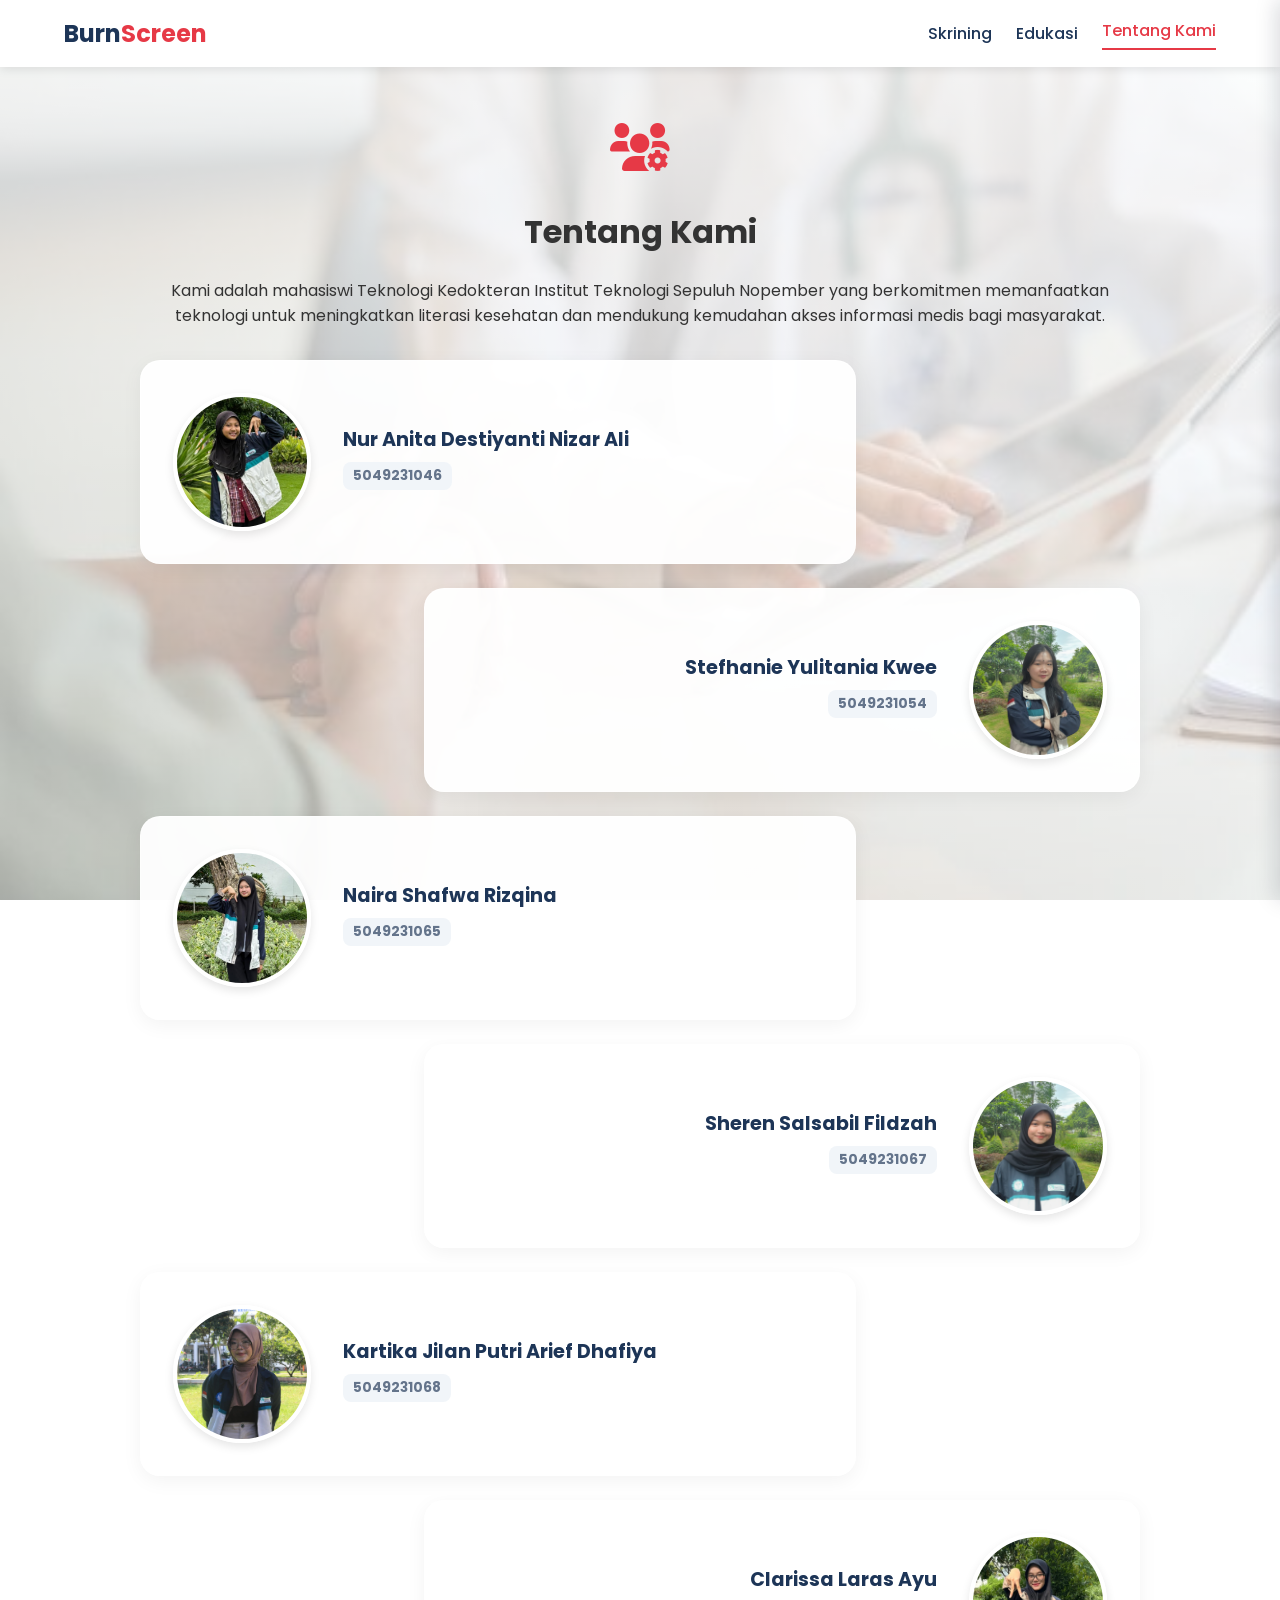
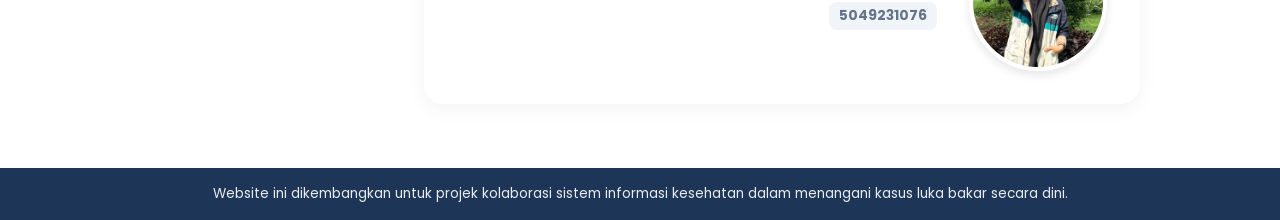
<file: about.html>
<!DOCTYPE html>
<html lang="id">

<head>
    <meta charset="UTF-8">
    <meta name="viewport" content="width=device-width, initial-scale=1.0">
    <title> Tentang Kami | Tim BurnScreen</title>
    <link href="https://fonts.googleapis.com/css2?family=Poppins:wght@300;400;600;700&display=swap" rel="stylesheet">
    <link rel="stylesheet" href="style.css">
    <link rel="stylesheet" href="https://cdnjs.cloudflare.com/ajax/libs/font-awesome/6.0.0/css/all.min.css">
</head>

<body>
    <div class="page-transition"></div>

    <nav class="navbar">
        <div class="nav-container">
            <a href="index.html" class="logo">Burn<span>Screen</span></a>
            <div class="nav-menu">
                <a href="index.html">Skrining</a>
                <a href="edukasi.html">Edukasi</a>
                <a href="about.html" class="btn-about active">Tentang Kami</a>
            </div>
            <button class="menu-toggle" id="menuToggle" aria-label="Buka Menu">
                <i class="fa-solid fa-bars"></i>
            </button>
        </div>
    </nav>

    <!-- Sidebar Menu Mobile -->
    <div class="sidebar" id="sidebar">
        <div class="sidebar-header">
            <span class="logo">Burn<span>Screen</span></span>
            <button class="close-sidebar" id="closeSidebar" aria-label="Tutup Menu">
                <i class="fa-solid fa-xmark"></i>
            </button>
        </div>
        <div class="sidebar-menu">
            <a href="index.html">Skrining</a>
            <a href="edukasi.html">Edukasi</a>
            <a href="about.html" class="btn-about active">Tentang Kami</a>
        </div>
    </div>
    <div class="sidebar-overlay" id="sidebarOverlay"></div>

    <main class="container-large">
        <div class="card-about">
            <header class="about-header">
                <i class="fa-solid fa-users-gear icon-team"></i>
                <h1>Tentang Kami</h1>
                <p>Kami adalah mahasiswi Teknologi Kedokteran Institut Teknologi Sepuluh Nopember yang berkomitmen
                    memanfaatkan teknologi untuk meningkatkan literasi kesehatan dan mendukung kemudahan akses informasi
                    medis bagi masyarakat.</p>
            </header>

            <div class="team-list">
                <!-- 1. 5049231046 (Nur Anita) -->
                <div class="team-card">
                    <img src="assets/foto_anita.jpeg" alt="Nur Anita" class="team-photo"
                        onerror="this.src='https://ui-avatars.com/api/?name=Nur+Anita&background=ffe4e6&color=e63946&size=150'">
                    <div class="team-info">
                        <h3>Nur Anita Destiyanti Nizar Ali</h3>
                        <span class="NRP">5049231046</span>
                    </div>
                </div>

                <!-- 2. 5049231054 (Stefhanie Yulitania Kwee) -->
                <div class="team-card reverse">
                    <img src="assets/foto_step.png" alt="Stefhanie Yulitania Kwee" class="team-photo"
                        onerror="this.src='https://ui-avatars.com/api/?name=Stefhanie+Yulitania&background=fdf2f8&color=db2777&size=150'">
                    <div class="team-info">
                        <h3>Stefhanie Yulitania Kwee</h3>
                        <span class="NRP">5049231054</span>
                    </div>
                </div>

                <!-- 3. 5049231065 (Naira Shafwa Rizqina) -->
                <div class="team-card">
                    <img src="assets/foto_naira.jpeg" alt="Naira Shafwa" class="team-photo"
                        onerror="this.src='https://ui-avatars.com/api/?name=Naira+Shafwa&background=e0e7ff&color=1d3557&size=150'">
                    <div class="team-info">
                        <h3>Naira Shafwa Rizqina</h3>
                        <span class="NRP">5049231065</span>
                    </div>
                </div>

                <!-- 4. 5049231067 (Sheren Salsabil Fildzah) -->
                <div class="team-card reverse">
                    <img src="assets\foto_sheren.png" alt="Sheren Salsabil FIldzah" class="team-photo"
                        onerror="this.src='https://ui-avatars.com/api/?name=Sheren+Salsabil&background=f5f5f7&color=374151&size=150'">
                    <div class="team-info">
                        <h3>Sheren Salsabil Fildzah</h3>
                        <span class="NRP">5049231067</span>
                    </div>
                </div>

                <!-- 5. 5049231068 (Kartika Jilan) -->
                <div class="team-card">
                    <img src="assets/foto_kartika.jpeg" alt="Kartika Jilan" class="team-photo"
                        onerror="this.src='https://ui-avatars.com/api/?name=Kartika+Jilan&background=dcfce7&color=166534&size=150'">
                    <div class="team-info">
                        <h3>Kartika Jilan Putri Arief Dhafiya</h3>
                        <span class="NRP">5049231068</span>
                    </div>
                </div>

                <!-- 6. 5049231076 (Clarissa Laras Ayu) -->
                <div class="team-card reverse">
                    <img src="assets/foto_ayas.jpeg" alt="Clarissa Laras Ayu" class="team-photo"
                        onerror="this.src='https://ui-avatars.com/api/?name=Clarissa+Laras&background=fff7ed&color=ea580c&size=150'">
                    <div class="team-info">
                        <h3>Clarissa Laras Ayu</h3>
                        <span class="NRP">5049231076</span>
                    </div>
                </div>
            </div>
        </div>
    </main>

    <footer class="main-footer">
        <p>Website ini dikembangkan untuk projek kolaborasi sistem informasi kesehatan dalam menangani kasus luka bakar
            secara dini.</p>
    </footer>

    <script src="transition.js"></script>
</body>

</html>
</file>
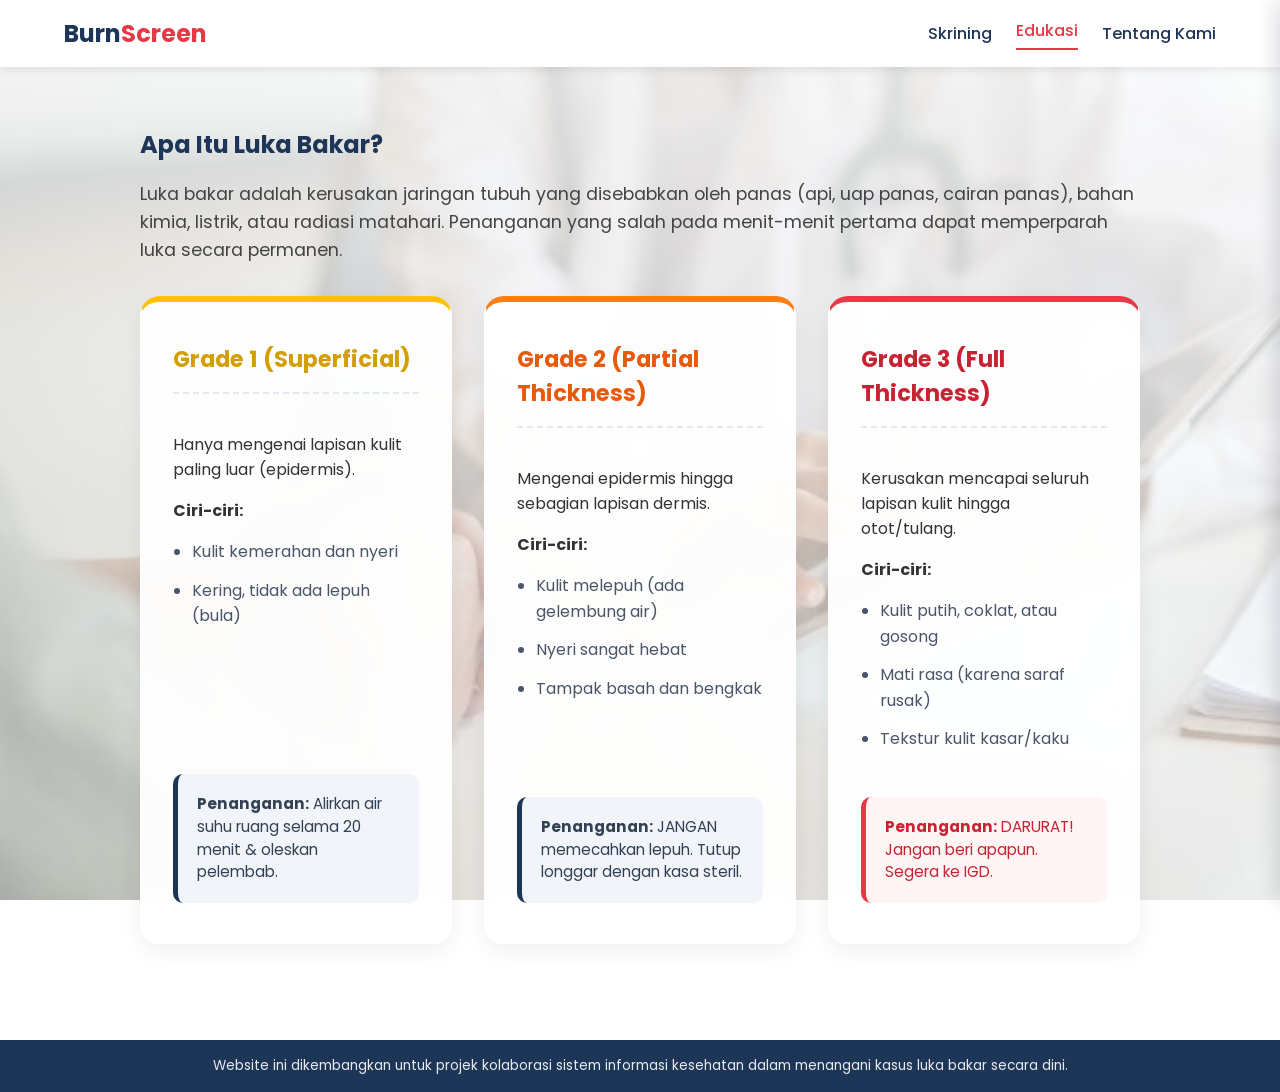
<file: edukasi.html>
<!DOCTYPE html>
<html lang="id">

<head>
    <meta charset="UTF-8">
    <meta name="viewport" content="width=device-width, initial-scale=1.0">
    <title>Edukasi Luka Bakar | BurnScreen AI</title>
    <link href="https://fonts.googleapis.com/css2?family=Poppins:wght@300;400;600;700&display=swap" rel="stylesheet">
    <link rel="stylesheet" href="style.css">
    <link rel="stylesheet" href="https://cdnjs.cloudflare.com/ajax/libs/font-awesome/6.0.0/css/all.min.css">
</head>

<body>
    <div class="page-transition"></div>

    <nav class="navbar">
        <div class="nav-container">
            <a href="index.html" class="logo">Burn<span>Screen</span></a>
            <div class="nav-menu">
                <a href="index.html">Skrining</a>
                <a href="edukasi.html" class="active">Edukasi</a>
                <a href="about.html" class="btn-about">Tentang Kami</a>
            </div>
            <button class="menu-toggle" id="menuToggle" aria-label="Buka Menu">
                <i class="fa-solid fa-bars"></i>
            </button>
        </div>
    </nav>

    <!-- Sidebar Menu Mobile -->
    <div class="sidebar" id="sidebar">
        <div class="sidebar-header">
            <span class="logo">Burn<span>Screen</span></span>
            <button class="close-sidebar" id="closeSidebar" aria-label="Tutup Menu">
                <i class="fa-solid fa-xmark"></i>
            </button>
        </div>
        <div class="sidebar-menu">
            <a href="index.html">Skrining</a>
            <a href="edukasi.html" class="active">Edukasi</a>
            <a href="about.html" class="btn-about">Tentang Kami</a>
        </div>
    </div>
    <div class="sidebar-overlay" id="sidebarOverlay"></div>

    <main class="container-large">
        <section class="info-section">
            <h2>Apa Itu Luka Bakar?</h2>
            <p>
                Luka bakar adalah kerusakan jaringan tubuh yang disebabkan oleh panas (api, uap panas, cairan panas),
                bahan kimia, listrik, atau radiasi matahari. Penanganan yang salah pada menit-menit pertama dapat
                memperparah luka secara permanen.
            </p>
        </section>

        <section class="grade-grid">
            <div class="card-grade grade-1">
                <h3>Grade 1 (Superficial)</h3>
                <p>Hanya mengenai lapisan kulit paling luar (epidermis).</p>
                <strong>Ciri-ciri:</strong>
                <ul>
                    <li>Kulit kemerahan dan nyeri</li>
                    <li>Kering, tidak ada lepuh (bula)</li>
                </ul>
                <div class="tip"><strong>Penanganan:</strong> Alirkan air suhu ruang selama 20 menit & oleskan pelembab.
                </div>
            </div>

            <div class="card-grade grade-2">
                <h3>Grade 2 (Partial Thickness)</h3>
                <p>Mengenai epidermis hingga sebagian lapisan dermis.</p>
                <strong>Ciri-ciri:</strong>
                <ul>
                    <li>Kulit melepuh (ada gelembung air)</li>
                    <li>Nyeri sangat hebat</li>
                    <li>Tampak basah dan bengkak</li>
                </ul>
                <div class="tip"><strong>Penanganan:</strong> JANGAN memecahkan lepuh. Tutup longgar dengan kasa steril.
                </div>
            </div>

            <div class="card-grade grade-3">
                <h3>Grade 3 (Full Thickness)</h3>
                <p>Kerusakan mencapai seluruh lapisan kulit hingga otot/tulang.</p>
                <strong>Ciri-ciri:</strong>
                <ul>
                    <li>Kulit putih, coklat, atau gosong</li>
                    <li>Mati rasa (karena saraf rusak)</li>
                    <li>Tekstur kulit kasar/kaku</li>
                </ul>
                <div class="tip danger"><strong>Penanganan:</strong> DARURAT! Jangan beri apapun. Segera ke IGD.</div>
            </div>
        </section>
    </main>

    <footer class="main-footer">
        <p>Website ini dikembangkan untuk projek kolaborasi sistem informasi kesehatan dalam menangani kasus luka bakar secara dini.</p>
    </footer>
    
    <script src="transition.js"></script>
</body>

</html>
</file>
<file: style.css>
:root {
    --primary: #e63946;
    --secondary: #1d3557;
    --bg: #f8fbff;
}

body {
    font-family: 'Poppins', sans-serif;
    margin: 0;
    color: #333;
    min-height: 100vh;
    display: flex;
    flex-direction: column;
    position: relative;
}

body::before {
    content: "";
    position: fixed;
    top: 0;
    left: 0;
    width: 100%;
    height: 100%;
    z-index: -1;
    background:
        linear-gradient(rgba(255, 255, 255, 0.88), rgba(255, 255, 255, 0.55)),
        url('assets/bekgron.jpg') no-repeat center center;
    background-size: cover;
    will-change: transform;
}

.container {
    max-width: 600px;
    width: 100%;
    margin: auto auto 3rem;
    padding: 0 1rem;
    box-sizing: border-box;
    -webkit-backdrop-filter: blur(6px);
    backdrop-filter: blur(6px);
}

.nav-container {
    display: flex;
    justify-content: space-between;
    align-items: center;
    padding: 1rem 5%;
    background: white;
    box-shadow: 0 2px 10px rgba(0, 0, 0, 0.1);
}

.logo {
    font-weight: bold;
    text-decoration: none;
    color: var(--secondary);
    font-size: 1.5rem;
}

.logo span {
    color: var(--primary);
}

.hero {
    text-align: center;
    margin-bottom: 2rem;
}

.hero h1 {
    font-size: clamp(1.2rem, 4.5vw, 2.2rem);
    font-weight: 700;
    color: var(--secondary);
    margin-bottom: 0.5rem;
    line-height: 1.2;
    white-space: nowrap;
}

.hero p {
    font-size: 1rem;
    color: #4a5568;
    margin-top: 0;
}

.card {
    background: rgba(255, 255, 255, 0.85);
    padding: 2rem;
    border-radius: 20px;
    box-shadow: 0 10px 30px rgba(0, 0, 0, 0.05);
    -webkit-backdrop-filter: blur(10px);
    backdrop-filter: blur(10px);
    border: 1px solid rgba(255, 255, 255, 0.6);
}

.disclaimer {
    text-align: center;
    font-size: 0.85rem;
    color: #64748b;
    margin-top: 1.5rem;
    font-style: italic;
    line-height: 1.5;
    font-weight: 600;
}

.upload-section {
    border: 2px dashed rgba(0, 0, 0, 0.2);
    background: rgba(255, 255, 255, 0.6);
    padding: 2.5rem 2rem;
    text-align: center;
    border-radius: 10px;
    transition: border-color 0.3s, background 0.3s, transform 0.25s, box-shadow 0.25s;
}

/* State saat file di-drag masuk ke area drop */
.upload-section.drag-over {
    border-color: var(--primary);
    background: #fff0f0;
    transform: scale(1.02);
    box-shadow: 0 8px 24px rgba(230, 57, 70, 0.15);
}

.upload-section:has(.upload-btn:hover) {
    border-color: rgba(0, 0, 0, 0.3);
}

.icon-upload {
    font-size: 3rem;
    color: var(--primary);
    margin-bottom: 0.8rem;
    display: block;
}

.drop-text {
    font-weight: 600;
    font-size: 1rem;
    color: #334155;
    margin: 0 0 0.3rem;
}

.drop-sub {
    font-size: 0.85rem;
    color: #94a3b8;
    margin: 0 0 1.4rem;
}

/* Container dua tombol upload */
.upload-options {
    display: flex;
    gap: 0.8rem;
    justify-content: center;
    flex-wrap: wrap;
}

/* Tombol dasar upload */
.upload-btn {
    display: inline-flex;
    align-items: center;
    gap: 0.45rem;
    padding: 0.55rem 1.2rem;
    border-radius: 8px;
    font-size: 0.88rem;
    font-weight: 600;
    cursor: pointer;
    font-family: 'Poppins', sans-serif;
    border: 2px solid var(--primary);
    color: var(--primary);
    background: transparent;
    transition: background 0.25s, color 0.25s, transform 0.2s, box-shadow 0.2s;
    -webkit-user-select: none;
    user-select: none;
}

.upload-btn:hover {
    background: var(--primary);
    color: white;
    transform: translateY(-2px);
    box-shadow: 0 4px 12px rgba(230, 57, 70, 0.3);
}

/* Tombol kamera — warna biru navy */
.btn-camera {
    border-color: var(--secondary);
    color: var(--secondary);
}

.btn-camera:hover {
    background: var(--secondary);
    color: white;
    box-shadow: 0 4px 12px rgba(29, 53, 87, 0.3);
}

#imgPreview {
    width: 100%;
    border-radius: 10px;
    margin-top: 1rem;
}

.btn-primary {
    width: 100%;
    background: var(--primary);
    color: white;
    border: none;
    padding: 1rem;
    border-radius: 8px;
    font-weight: bold;
    margin-top: 1rem;
    cursor: pointer;
    font-family: 'Poppins', sans-serif;
    transition: opacity 0.25s, transform 0.2s;
}

.btn-primary:hover {
    opacity: 0.88;
    transform: translateY(-2px);
}

.btn-outline {
    width: 100%;
    background: transparent;
    color: var(--primary);
    border: 2px solid var(--primary);
    padding: 0.9rem;
    border-radius: 8px;
    font-weight: bold;
    margin-top: 1rem;
    cursor: pointer;
    font-family: 'Poppins', sans-serif;
    transition: background 0.25s, color 0.25s, transform 0.2s;
}

.btn-outline:hover {
    background: var(--primary);
    color: white;
    transform: translateY(-2px);
}

.result-card {
    border-top: 4px solid var(--primary);
    margin-top: 2rem;
    padding-top: 1rem;
    transition: border-top-color 0.4s ease;
}

/* Badge dasar */
.badge {
    display: inline-block;
    padding: 10px 24px;
    color: white;
    border-radius: 50px;
    font-size: 1.1rem;
    font-weight: 700;
    margin-bottom: 0;
    letter-spacing: 0.75px;
    box-shadow: 0 4px 12px rgba(0, 0, 0, 0.08);
    transition: background 0.4s ease;
}

/* Warna badge sesuai grade */
.badge-normal {
    background: #22c55e;
}

.badge-grade1 {
    background: #EAB308;
}

.badge-grade2 {
    background: #F97316;
}

.badge-grade3 {
    background: #e63946;
}

.badge-unknown {
    background: #94a3b8;
}

.advice-box {
    background: #f8f9fa;
    padding: 1rem;
    border-left: 5px solid var(--secondary);
    margin: 1rem 0;
}

.hidden {
    display: none;
}

.loader {
    text-align: center;
    margin: 2rem 0;
    padding: 1.5rem 1rem;
}

/* ── Dual-ring spinner ── */
.spinner-wrapper {
    position: relative;
    width: 72px;
    height: 72px;
    margin: 0 auto 1.4rem;
}

.spinner-outer {
    position: absolute;
    inset: 0;
    border-radius: 50%;
    border: 5px solid #f3f3f3;
    border-top-color: var(--primary);
    border-right-color: var(--primary);
    animation: spin-cw 0.85s linear infinite;
}

.spinner-inner {
    position: absolute;
    inset: 12px;
    border-radius: 50%;
    border: 4px solid #f3f3f3;
    border-bottom-color: var(--secondary);
    border-left-color: var(--secondary);
    animation: spin-ccw 0.65s linear infinite;
}

.spinner-icon {
    position: absolute;
    inset: 0;
    display: flex;
    align-items: center;
    justify-content: center;
    font-size: 1.1rem;
    color: var(--primary);
    animation: pulse-icon 1.2s ease-in-out infinite;
}

@keyframes spin-cw {
    to {
        transform: rotate(360deg);
    }
}

@keyframes spin-ccw {
    to {
        transform: rotate(-360deg);
    }
}

@keyframes pulse-icon {

    0%,
    100% {
        opacity: 1;
        transform: scale(1);
    }

    50% {
        opacity: 0.5;
        transform: scale(0.85);
    }
}

/* ── Loader text & dots ── */
.loader-text {
    font-size: 1rem;
    font-weight: 600;
    color: var(--secondary);
    margin: 0 0 0.4rem;
}

.loader-dots::after {
    content: '';
    animation: dots 1.6s steps(4, end) infinite;
}

@keyframes dots {
    0% {
        content: '';
    }

    25% {
        content: '.';
    }

    50% {
        content: '..';
    }

    75% {
        content: '...';
    }

    100% {
        content: '';
    }
}

.loader-sub {
    font-size: 0.82rem;
    color: #94a3b8;
    margin: 0;
    font-style: italic;
}

/* --- NAV MENU STYLES --- */
.nav-menu {
    display: flex;
    align-items: center;
}

.nav-menu a {
    text-decoration: none;
    color: var(--secondary);
    margin-left: 1.5rem;
    font-weight: 500;
    transition: 0.3s;
}

.nav-menu a:hover,
.nav-menu a.active {
    color: var(--primary);
}

.nav-menu a.active {
    border-bottom: 2px solid var(--primary);
    padding-bottom: 5px;
}

/* --- EDUKASI PAGE STYLES --- */
.container-large {
    max-width: 1000px;
    margin: 2.5rem auto 2rem;
    padding: 0 1rem;
}

.hero-edu {
    text-align: center;
    margin-bottom: 3rem;
    color: var(--secondary);
    background: rgba(255, 255, 255, 0.85);
    padding: 3rem 2rem;
    border-radius: 20px;
    box-shadow: 0 10px 30px rgba(0, 0, 0, 0.05);
    -webkit-backdrop-filter: blur(10px);
    backdrop-filter: blur(10px);
    border: 1px solid rgba(255, 255, 255, 0.5);
}

\.info-section {
    margin-top: 3rem;
    margin-bottom: 3rem;
}

.info-section h2 {
    color: var(--secondary);
    margin-bottom: 1rem;
}

.info-section p {
    font-size: 1.1rem;
    line-height: 1.6;
    margin-bottom: 2rem;
    color: #444;
}

.card-edu {
    background: rgba(255, 255, 255, 0.9);
    padding: 2rem;
    border-radius: 15px;
    box-shadow: 0 5px 20px rgba(0, 0, 0, 0.05);
    text-align: center;
    border-left: 5px solid var(--primary);
    -webkit-backdrop-filter: blur(5px);
    backdrop-filter: blur(5px);
}

.grade-grid {
    display: grid;
    grid-template-columns: repeat(auto-fit, minmax(300px, 1fr));
    gap: 2rem;
    margin-bottom: 4rem;
}

.card-grade {
    background: rgba(255, 255, 255, 0.95);
    padding: 2.5rem 2rem;
    border-radius: 20px;
    box-shadow: 0 8px 25px rgba(0, 0, 0, 0.06);
    -webkit-backdrop-filter: blur(10px);
    backdrop-filter: blur(10px);
    transition: all 0.4s cubic-bezier(0.175, 0.885, 0.32, 1.275);
    position: relative;
    display: flex;
    flex-direction: column;
    border: 1px solid rgba(255, 255, 255, 0.8);
}

.card-grade:hover {
    transform: translateY(-12px);
    box-shadow: 0 20px 40px rgba(0, 0, 0, 0.12);
}

.card-grade h3 {
    margin-top: 0;
    padding-bottom: 1rem;
    border-bottom: 2px dashed #e2e8f0;
    font-size: 1.4rem;
}

.card-grade ul {
    padding-left: 1.2rem;
    margin-bottom: 2rem;
    flex-grow: 1;
    color: #4a5568;
    line-height: 1.6;
}

.card-grade li {
    margin-bottom: 0.8rem;
}

/* Specific Grade Colors */
.grade-1 {
    border-top: 6px solid #FFC107;
}

.grade-1 h3 {
    color: #d39e00;
}

.grade-2 {
    border-top: 6px solid #fd7e14;
}

.grade-2 h3 {
    color: #e8590c;
}

.grade-3 {
    border-top: 6px solid #e63946;
}

.grade-3 h3 {
    color: #c82333;
}

.tip {
    background: #f1f5f9;
    padding: 1.2rem;
    border-radius: 10px;
    font-size: 0.95rem;
    margin-top: auto;
    border-left: 5px solid var(--secondary);
    color: #334155;
    line-height: 1.5;
}

.tip.danger {
    background: #fff5f5;
    border-left-color: #e63946;
    color: #c82333;
}

/* --- ABOUT PAGE STYLES --- */
.about-header {
    text-align: center;
    margin-top: 1rem;
    margin-bottom: 2rem;
}

.icon-team {
    font-size: 3rem;
    color: var(--primary);
    margin-bottom: 1rem;
}

.team-list {
    display: flex;
    flex-direction: column;
    gap: 1.5rem;
    margin: 2rem 0;
}

.team-card {
    display: flex;
    align-items: center;
    background: rgba(255, 255, 255, 0.95);
    border-radius: 20px;
    padding: 2rem;
    box-shadow: 0 5px 20px rgba(0, 0, 0, 0.05);
    gap: 2rem;
    transition: transform 0.3s;
    border: 1px solid rgba(255, 255, 255, 0.5);
    width: 80%;
    max-width: 650px;
    align-self: flex-start;
}

.team-card:hover {
    transform: translateY(-5px);
    box-shadow: 0 10px 25px rgba(0, 0, 0, 0.08);
}

.team-card.reverse {
    flex-direction: row-reverse;
    align-self: flex-end;
}

.team-card.reverse .team-info {
    text-align: right;
}

.team-card:not(.reverse) .team-info {
    text-align: left;
}

.team-photo {
    width: 130px;
    height: 130px;
    border-radius: 50%;
    object-fit: cover;
    border: 4px solid #fff;
    box-shadow: 0 4px 10px rgba(0, 0, 0, 0.1);
}

.team-info {
    flex-grow: 1;
}

.team-info h3 {
    margin: 0 0 0.5rem 0;
    color: var(--secondary);
    font-size: 1.2rem;
}

.team-info .NRP {
    display: inline-block;
    background: #f1f5f9;
    padding: 4px 10px;
    border-radius: 8px;
    font-size: 0.85rem;
    font-weight: bold;
    color: #64748b;
    margin-bottom: 0.5rem;
}

.team-info p {
    margin: 0;
    color: #475569;
    font-size: 0.95rem;
}

.main-footer {
    text-align: center;
    background-color: var(--secondary);
    color: white;
    padding: 1rem;
    font-size: 0.85rem;
    margin-top: auto;
    width: 100%;
    box-sizing: border-box;
}

.main-footer p {
    margin: 0;
    opacity: 0.9;
}

/* --- HAMBURGER MENU & SIDEBAR (DRAWER) --- */
.menu-toggle {
    display: none;
    background: transparent;
    border: none;
    font-size: 1.5rem;
    color: var(--secondary);
    cursor: pointer;
    padding: 0.5rem;
    transition: color 0.2s;
    outline: none;
}

.menu-toggle:hover {
    color: var(--primary);
}

/* Sidebar structure */
.sidebar {
    position: fixed;
    top: 0;
    right: -240px;
    /* Hidden initially */
    width: 240px;
    height: 100vh;
    background: white;
    z-index: 10001;
    box-shadow: -4px 0 20px rgba(15, 23, 42, 0.15);
    display: flex;
    flex-direction: column;
    transition: right 0.3s cubic-bezier(0.16, 1, 0.3, 1);
}

.sidebar.active {
    right: 0;
}

.sidebar-header {
    display: flex;
    justify-content: space-between;
    align-items: center;
    padding: 1.5rem;
    border-bottom: 1px solid #f1f5f9;
}

.close-sidebar {
    background: transparent;
    border: none;
    font-size: 1.8rem;
    color: #64748b;
    cursor: pointer;
    padding: 0.2rem;
    line-height: 1;
    transition: color 0.2s;
    outline: none;
}

.close-sidebar:hover {
    color: var(--primary);
}

.sidebar-menu {
    display: flex;
    flex-direction: column;
    padding: 2rem 1.5rem;
    gap: 1.5rem;
}

.sidebar-menu a {
    text-decoration: none;
    font-size: 1.1rem;
    font-weight: 600;
    color: var(--secondary);
    padding-bottom: 0.5rem;
    border-bottom: 2px solid transparent;
    transition: all 0.25s;
    width: fit-content;
}

.sidebar-menu a:hover,
.sidebar-menu a.active {
    color: var(--primary);
    border-bottom-color: var(--primary);
}

/* Sidebar overlay background */
.sidebar-overlay {
    position: fixed;
    top: 0;
    left: 0;
    width: 100%;
    height: 100%;
    background: rgba(15, 23, 42, 0.6);
    backdrop-filter: blur(4px);
    z-index: 10000;
    opacity: 0;
    pointer-events: none;
    transition: opacity 0.3s ease;
}

.sidebar-overlay.active {
    opacity: 1;
    pointer-events: all;
}

/* --- TRANSITION EFFECT STYLES --- */
.page-transition {
    position: fixed;
    top: 0;
    left: 0;
    width: 100vw;
    height: 100vh;
    background-color: white;
    z-index: 9999;
    opacity: 1;
    pointer-events: none;
    /* Allows clicks to pass through when transparent */
    transition: opacity 0.4s ease-in-out;
}

.page-transition.loaded {
    opacity: 0;
}

/* --- CAMERA MODAL STYLES --- */
.camera-modal {
    position: fixed;
    top: 0;
    left: 0;
    width: 100%;
    height: 100%;
    background: rgba(15, 23, 42, 0.75);
    -webkit-backdrop-filter: blur(12px);
    backdrop-filter: blur(12px);
    display: flex;
    justify-content: center;
    align-items: center;
    z-index: 10000;
    opacity: 0;
    transition: opacity 0.3s ease;
    pointer-events: none;
}

.camera-modal.active {
    opacity: 1;
    pointer-events: all;
}

.camera-modal-content {
    position: relative;
    background: rgba(255, 255, 255, 0.95);
    border-radius: 24px;
    padding: 1.5rem;
    max-width: 500px;
    width: 90%;
    box-shadow: 0 25px 50px -12px rgba(0, 0, 0, 0.25);
    display: flex;
    flex-direction: column;
    align-items: center;
    border: 1px solid rgba(255, 255, 255, 0.3);
    transform: scale(0.9);
    transition: transform 0.3s cubic-bezier(0.34, 1.56, 0.64, 1);
}

.camera-modal.active .camera-modal-content {
    transform: scale(1);
}

.close-camera-btn {
    position: absolute;
    top: 0.6rem;
    right: 1.2rem;
    font-size: 2.2rem;
    font-weight: 300;
    color: #64748b;
    cursor: pointer;
    transition: color 0.2s;
    line-height: 1;
}

.close-camera-btn:hover {
    color: var(--primary);
}

.camera-stream-wrapper {
    position: relative;
    width: 100%;
    aspect-ratio: 4 / 3;
    border-radius: 16px;
    overflow: hidden;
    background: #000;
    box-shadow: inset 0 0 20px rgba(0, 0, 0, 0.8);
}

#webcamVideo {
    width: 100%;
    height: 100%;
    object-fit: cover;
}

/* Camera Overlay Frame */
.camera-overlay-frame {
    position: absolute;
    top: 10%;
    left: 10%;
    right: 10%;
    bottom: 10%;
    border: 2px dashed rgba(255, 255, 255, 0.4);
    border-radius: 12px;
    pointer-events: none;
    box-shadow: 0 0 0 9999px rgba(0, 0, 0, 0.35);
}

.frame-corner {
    position: absolute;
    width: 20px;
    height: 20px;
    border: 4px solid #fff;
    pointer-events: none;
}

.top-left {
    top: -4px;
    left: -4px;
    border-right: none;
    border-bottom: none;
    border-top-left-radius: 6px;
}

.top-right {
    top: -4px;
    right: -4px;
    border-left: none;
    border-bottom: none;
    border-top-right-radius: 6px;
}

.bottom-left {
    bottom: -4px;
    left: -4px;
    border-right: none;
    border-top: none;
    border-bottom-left-radius: 6px;
}

.bottom-right {
    bottom: -4px;
    right: -4px;
    border-left: none;
    border-top: none;
    border-bottom-right-radius: 6px;
}

.camera-controls {
    display: flex;
    justify-content: center;
    align-items: center;
    gap: 2rem;
    margin-top: 1.5rem;
    width: 100%;
}

.camera-ctrl-btn {
    display: flex;
    justify-content: center;
    align-items: center;
    border-radius: 50%;
    cursor: pointer;
    border: none;
    transition: transform 0.2s, box-shadow 0.2s;
}

.camera-ctrl-btn:hover {
    transform: scale(1.08);
}

.camera-ctrl-btn:active {
    transform: scale(0.95);
}

.btn-secondary-camera {
    width: 48px;
    height: 48px;
    background: #f1f5f9;
    color: #475569;
    font-size: 1.2rem;
}

.btn-secondary-camera:hover {
    background: #e2e8f0;
    color: var(--secondary);
}

.btn-capture-camera {
    width: 68px;
    height: 68px;
    background: var(--primary);
    color: white;
    font-size: 2.2rem;
    box-shadow: 0 8px 20px rgba(230, 57, 70, 0.4);
}

.btn-capture-camera:hover {
    box-shadow: 0 10px 25px rgba(230, 57, 70, 0.6);
}

/* --- CUSTOM SELECT CHEVRON STYLES --- */
.question-select {
    width: 100%;
    padding: 0.8rem 2.5rem 0.8rem 1rem;
    border: 1px solid #ccc;
    border-radius: 8px;
    font-family: 'Poppins', sans-serif;
    background-color: white;
    background-image: url("data:image/svg+xml;charset=utf-8,%3Csvg xmlns='http://www.w3.org/2000/svg' viewBox='0 0 24 24' fill='none' stroke='%23334155' stroke-width='2' stroke-linecap='round' stroke-linejoin='round'%3E%3Cpath d='M6 9l6 6 6-6'/%3E%3C/svg%3E");
    background-repeat: no-repeat;
    background-position: right 1rem center;
    background-size: 1.1rem;
    appearance: none;
    -webkit-appearance: none;
    -moz-appearance: none;
    cursor: pointer;
    transition: border-color 0.2s, box-shadow 0.2s, background-color 0.2s;
    color: #333;
}

.question-select:focus {
    outline: none;
    border-color: var(--primary);
    box-shadow: 0 0 0 3px rgba(230, 57, 70, 0.15);
}

.question-select:disabled {
    background-color: #f1f5f9;
    color: #94a3b8;
    cursor: not-allowed;
    border-color: #cbd5e1;
    background-image: url("data:image/svg+xml;charset=utf-8,%3Csvg xmlns='http://www.w3.org/2000/svg' viewBox='0 0 24 24' fill='none' stroke='%2394a3b8' stroke-width='2' stroke-linecap='round' stroke-linejoin='round'%3E%3Cpath d='M6 9l6 6 6-6'/%3E%3C/svg%3E");
}

/* ── RESPONSIVE MOBILE MEDIA QUERY ── */
@media (max-width: 768px) {
    html {
        font-size: 14px;
        /* Zoom-out berskala alami untuk HP */
    }

    /* 1. Navbar / Bar Atas dengan Hamburger Trigger */
    .nav-container {
        flex-direction: row !important;
        justify-content: space-between !important;
        padding: 0.8rem 1.2rem;
    }

    .nav-menu {
        display: none !important;
        /* Sembunyikan menu desktop */
    }

    .menu-toggle {
        display: block !important;
        /* Tampilkan tombol hamburger */
    }

    /* 2. Layout Utama & Jarak */
    .container {
        margin: 1.5rem auto 3rem;
        padding: 0 1.2rem;
    }

    .card {
        padding: 1.5rem 1.2rem;
        border-radius: 16px;
        box-shadow: 0 12px 30px rgba(0, 0, 0, 0.06);
    }

    .hero {
        margin-bottom: 1.5rem;
    }

    .hero h1 {
        font-size: 1.55rem;
        white-space: normal;
        line-height: 1.3;
    }

    .hero p {
        font-size: 0.88rem;
        margin-top: 0.3rem;
    }

    /* 3. Dropzone & Tombol Unggah */
    .upload-section {
        padding: 1.8rem 1rem;
    }

    .icon-upload {
        font-size: 2.4rem;
        margin-bottom: 0.6rem;
    }

    .drop-text {
        font-size: 0.95rem;
    }

    .drop-sub {
        font-size: 0.8rem;
        margin-bottom: 1rem;
    }

    .upload-options {
        flex-direction: column;
        align-items: stretch;
        width: 100%;
        gap: 0.6rem;
    }

    .upload-btn {
        width: 100%;
        box-sizing: border-box;
        justify-content: center;
        padding: 0.6rem 1rem;
        font-size: 0.85rem;
    }

    /* 4. Modal Kamera (Webcam) */
    .camera-modal-content {
        padding: 1rem;
        border-radius: 16px;
    }

    .camera-controls {
        gap: 1rem;
        margin-top: 1rem;
    }

    .camera-ctrl-btn {
        transform: scale(0.9);
    }

    .camera-ctrl-btn:hover {
        transform: scale(0.95);
    }

    /* 5. Halaman Edukasi */
    .container-large {
        margin: 1.5rem auto 1.5rem;
        padding: 0 1.2rem;
    }

    .hero-edu {
        padding: 2rem 1.2rem;
        margin-bottom: 1.5rem;
        border-radius: 16px;
    }

    .hero-edu h1 {
        font-size: 1.6rem;
    }

    .hero-edu p {
        font-size: 0.88rem;
    }

    .info-section {
        margin-bottom: 1.5rem;
    }

    .grade-grid {
        grid-template-columns: 1fr;
        gap: 1rem;
        margin-bottom: 2rem;
    }

    .card-grade {
        padding: 1.5rem 1.25rem;
        border-radius: 16px;
    }

    /* 6. Halaman Tentang Kami */
    .team-list {
        gap: 1.2rem;
    }

    .team-card,
    .team-card.reverse {
        flex-direction: column;
        width: 100%;
        box-sizing: border-box;
        padding: 1.5rem 1.2rem;
        gap: 1.2rem;
        align-self: center;
        text-align: center;
    }

    .team-card.reverse .team-info,
    .team-card:not(.reverse) .team-info {
        text-align: center;
    }

    .team-photo {
        width: 100px;
        height: 100px;
    }

    .team-info h3 {
        font-size: 1.1rem;
    }
}

/* --- Hasil Screening & Clinic Finder Styles (dari eas-web-sher) --- */
.container {
    transition: max-width 0.4s ease;
}

.result-header {
    margin-bottom: 1.25rem;
    border-bottom: 1px solid #e2e8f0;
    padding-bottom: 1rem;
    text-align: left;
}

.result-meta-label {
    font-size: 0.75rem;
    color: #64748b;
    font-weight: 600;
    text-transform: uppercase;
    letter-spacing: 0.5px;
    display: block;
    margin-bottom: 0.25rem;
}

.result-badge-row {
    display: flex;
    justify-content: space-between;
    align-items: center;
    gap: 1rem;
    flex-wrap: wrap;
}

.result-title {
    margin: 0;
    font-size: 1.35rem;
    color: var(--secondary);
    font-weight: 700;
    line-height: 1.3;
}

.result-image {
    max-width: 100%;
    max-height: 250px;
    object-fit: contain;
    border-radius: 12px;
    border: 1px solid #cbd5e1;
    margin-bottom: 1.25rem;
    display: block;
    margin-left: auto;
    margin-right: auto;
}

/* --- Medical Warning Box (dari eas-web-sher) --- */
.medical-warning-box {
    background-color: #fee2e2;
    border-left: 5px solid #ef4444;
    color: #991b1b;
    padding: 1rem;
    border-radius: 8px;
    margin-bottom: 1.25rem;
    font-size: 0.85rem;
    line-height: 1.5;
    text-align: left;
}

.medical-warning-box strong {
    color: #7f1d1d;
    display: block;
    margin-bottom: 0.25rem;
    font-weight: 700;
}

/* --- Additional Clean Styling (Moved from Inline Styles) --- */
.question-box {
    margin-top: 1.5rem;
    margin-bottom: 1.5rem;
    text-align: left;
}

.question-box label {
    font-weight: 600;
    display: block;
    margin-bottom: 0.5rem;
    color: #333;
}

.question-box select:not(:last-child) {
    margin-bottom: 1.5rem;
}

.result-metadata {
    display: flex;
    justify-content: center;
    gap: 0.8rem;
    margin-top: -0.25rem;
    margin-bottom: 1.75rem;
    font-size: 0.88rem;
    font-weight: 600;
    flex-wrap: wrap;
}

.result-metadata>span {
    background: #f1f5f9;
    color: #475569;
    padding: 6px 14px;
    border-radius: 25px;
    display: inline-flex;
    align-items: center;
    gap: 6px;
    border: 1px solid #e2e8f0;
    white-space: nowrap;
}

.result-metadata>span i {
    color: #64748b;
    font-size: 1.1rem;
}

.result-metadata>span>span {
    color: var(--secondary);
    font-weight: 700;
}

.clinic-finder-section {
    margin-top: 1.5rem;
    border-top: 1px solid #e2e8f0;
    padding-top: 1.5rem;
    text-align: center;
}

#findClinicBtn {
    display: inline-flex;
    align-items: center;
    justify-content: center;
    gap: 8px;
    width: 100%;
}

#findClinicBtn svg {
    width: 18px;
    height: 18px;
    stroke: currentColor;
    fill: none;
    stroke-width: 2;
    stroke-linecap: round;
    stroke-linejoin: round;
    display: inline-block;
    vertical-align: middle;
}

#clinicStatus {
    margin-top: 0.5rem;
    font-size: 0.82rem;
    color: #64748b;
    min-height: 1.2rem;
    margin-bottom: 0;
}

#resultBox .btn-outline {
    margin-top: 1.5rem;
}

.camera-modal-content h3 {
    margin-top: 0;
    margin-bottom: 0.5rem;
    color: var(--secondary);
    font-size: 1.2rem;
}

.camera-modal-content p {
    font-size: 0.8rem;
    color: #64748b;
    margin: 0 0 1rem 0;
    text-align: center;
}
</file>
